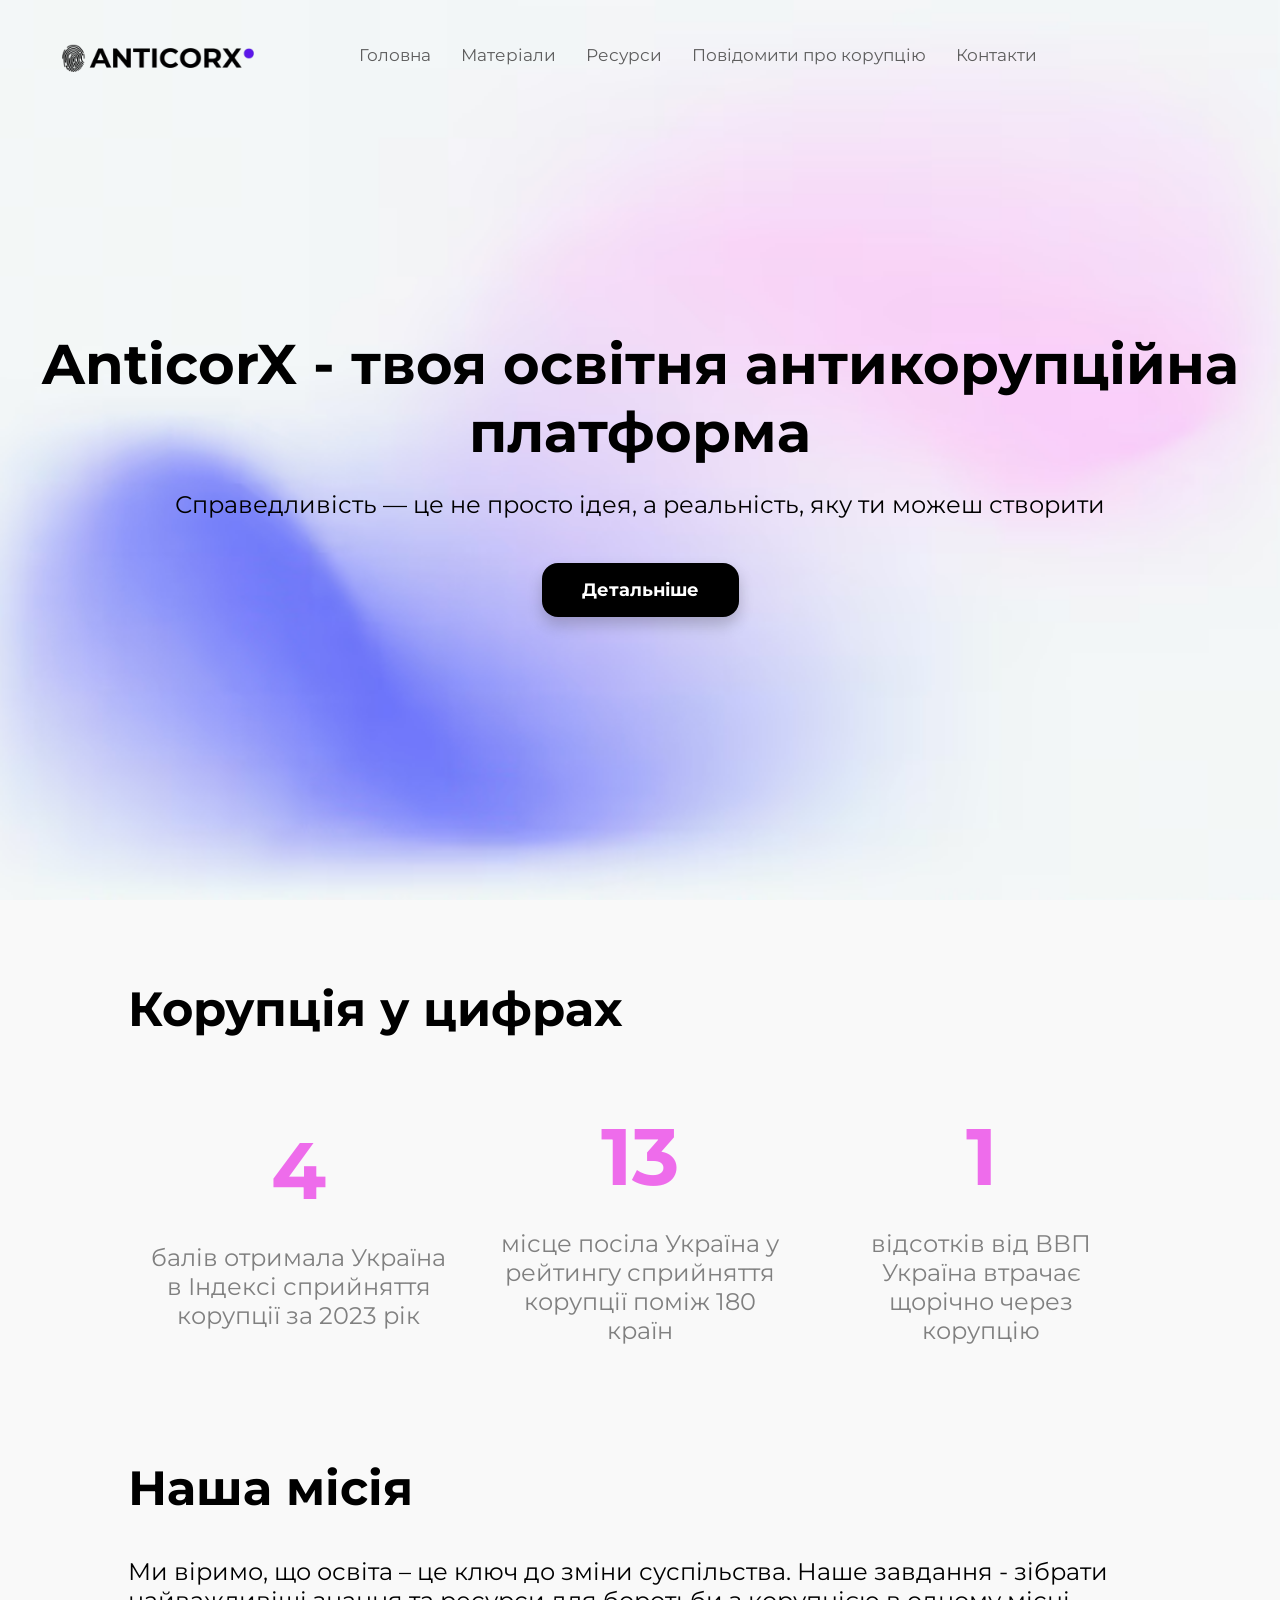
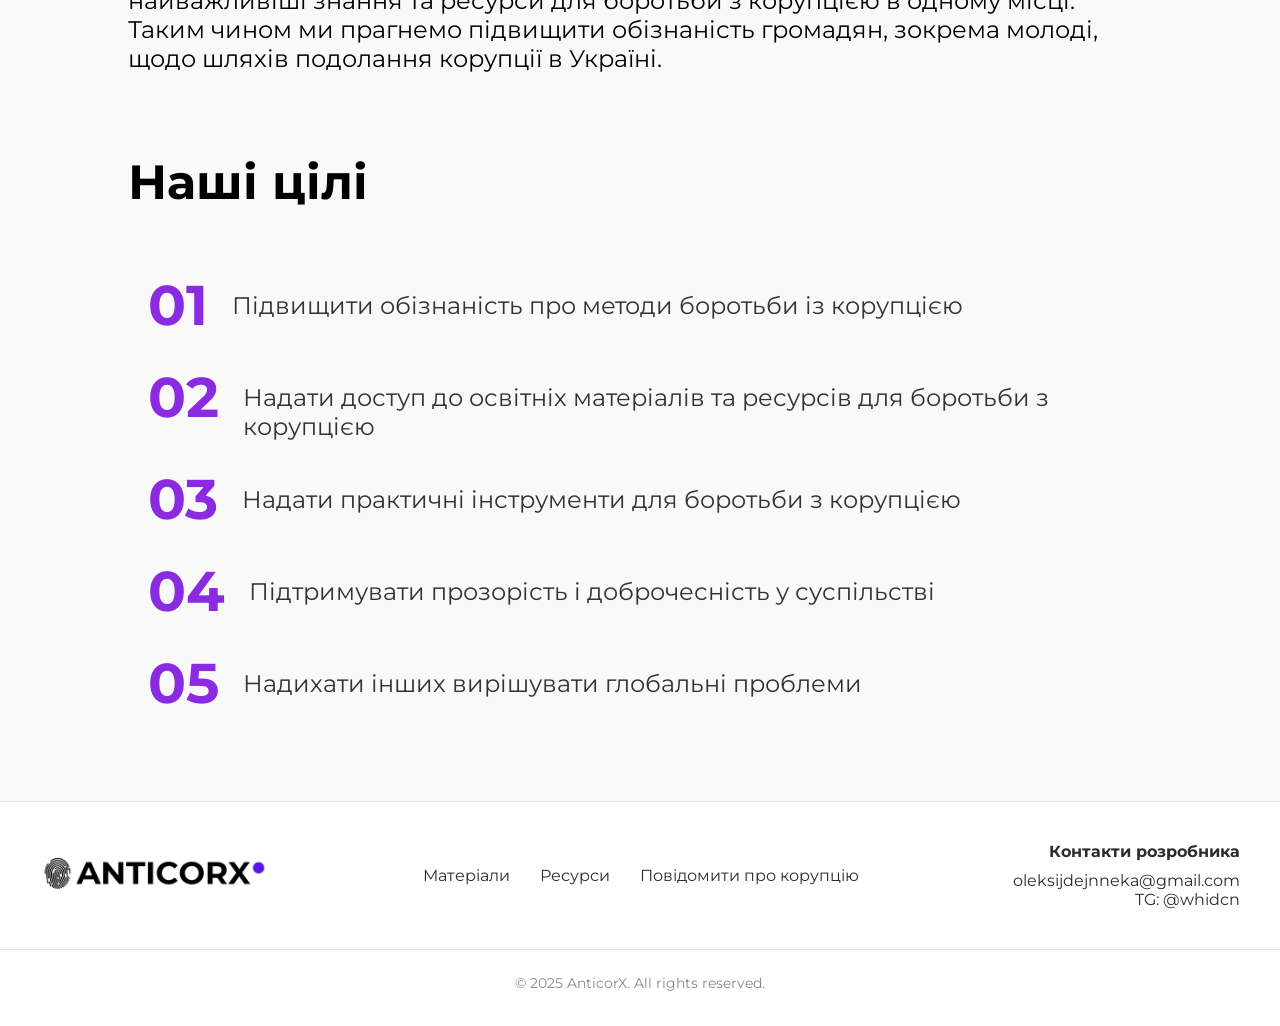
<file: index.html>
<!DOCTYPE html>
<html lang="uk">

<head>
    <meta charset="UTF-8">
    <meta name="viewport" content="width=device-width, initial-scale=1.0">
    <meta name="google-site-verification" content="HL-OrUdhGPOJaLDS77k-rAVB5PgA0BLqKfHzfxQETfY" />
    <title>AnticorX</title>
    <link rel="stylesheet" href="https://fonts.googleapis.com/css2?family=Montserrat:wght@400;700&display=swap">
    <link rel="stylesheet" href="styles.css">
</head>

<body>
    <header>
        <div class="logo"><a href="index.html"><img src="images/logo.png" alt="AnticorX Logo" width="200px"></a></div>
        <nav>
            <ul>
                
                <li><a href="#" onclick="showMain()">Головна</a></li>
                <li><a href="#" onclick="showMaterials()">Матеріали</a></li>
                <li><a href="#" onclick="showResources()">Ресурси</a></li>
                <li><a href="#" onclick="showReport()">Повідомити про корупцію</a></li>
                <li><a href="#contacts-target" class = "contacts">Контакти</a></li>
            </ul>
        </nav>
        <div class="language-switch">
            <!-- <a href="#" class="lang-switch" data-lang="ua">UA</a> | <a href="#" class="lang-switch" data-lang="en">EN</a> -->
        </div>
    </header>
    <main>
        <div id = "main-content">
            <section class="hero">
                <h1 class="hero-title">AnticorX - твоя освітня антикорупційна платформа</h1>
                <p class="description">
                    Справедливість — це не просто ідея, а реальність, яку ти можеш створити
                </p>
                <a href="#target-element" class="btn"><b>Детальніше</b></a>
            </section>
            
            <section id="target-element" class="content">
                <h2>Корупція у цифрах</h2>
                <section class="corruption-stats">
                    <div class="stat">
                        <div id="lost-amount" class="number">0</div>
                        <p>балів отримала Україна в Індексі сприйняття корупції за 2023 рік</p>
                    </div>
                    <div class="stat">
                        <div id="corruption-rank" class="number">0</div>
                        <p>місце посіла Україна у рейтингу сприйняття корупції поміж 180 країн</p>
                    </div>
                    <div class="stat">
                        <div id="percent-gdp" class="number">0</div>
                        <p>відсотків від ВВП Україна втрачає щорічно через корупцію</p>
                    </div>
                </section>

                <h2>Наша місія</h2>
                <p class = "mission-text">Ми віримо, що освіта – це ключ до зміни суспільства. Наше завдання - зібрати найважливіші знання та ресурси для боротьби з корупцією
                    в одному місці. Таким чином ми прагнемо підвищити обізнаність громадян, зокрема молоді, щодо шляхів подолання корупції в Україні.
                </p>
                <h2>Наші цілі</h2>
                <section class="goals">
                    <ul class="goal-list">
                        <li><span class="goal-number">01</span> <span class="goal-text">Підвищити обізнаність про методи боротьби із корупцією </span></li>
                        <li><span class="goal-number">02</span> <span class="goal-text">Надати доступ до освітніх матеріалів та ресурсів для боротьби з корупцією </span></li>
                        <li><span class="goal-number">03</span> <span class="goal-text">Надати практичні інструменти для боротьби з корупцією </span></li>
                        <li><span class="goal-number">04</span> <span class="goal-text">Підтримувати прозорість і доброчесність у суспільстві </span></li>
                        <li><span class="goal-number">05</span> <span class="goal-text">Надихати інших вирішувати глобальні проблеми </span></li>
                    </ul>
                </section>
            </section>
        </div>

        <div id="materials-content" style="display: none;">
            <h2 class = "materials-heading">Матеріали <span class="title-feature"> 😽 </span> </h2>
            <ul class="materials-list">
                <li>
                    <a href="https://youtu.be/6Ed2f9e9Wv0" target="_blank" class="material-link">
                        <div class="material-item">
                            <div class = "icon-container">
                                <img src="images/maxresdefault.jpg" alt="Video Icon" class="material-icon">
                            </div>
                            <div class="material-text">
                                <span class = "material-type">Відео</span>
                                <div class="material-title">Масштабна корупція в Україні: як знищити зло?</div>
                                <div class="material-description">
                                    За роки незалежності Україна була аутсайдером серед країн світу в Індексі сприйняття корупції. Досягнув свого апогею за
                                    часів Януковича: Україна була на 152 місці серед 180 країн. Ми вважалися найкорумпованішою країною Європи. Цим фактом
                                    вміло користувався Кремль, який через це вішав ярлик “недієздатної держави” та ставив під сумнів і доцільність
                                    української незалежності.
                                    <br><br>
                                    Корупція робила мільярдерами та мільйонерами невелику групу людей і водночас перетворювала на жебраків решту населення.
                                    Ключовий поворот у боротьбі з корупцією в Україні відбувся у 2014 році. Зламало ситуацію активне громадянське
                                    суспільство після Революції Гідності.
                                    <br><br>
                                    Це відео розповідає, чи дійсно Україна не може вилізти з пастки корупції, чи відбулися бодай якісь зміни і що
                                    чекає українців у майбутньому - безвихідь або процвітання.
                                </div>
                            </div>
                        </div>
                    </a>
                </li>
                <li>
                    <a href="https://osvita.diia.gov.ua/courses/from-statement-to-sentence" target="_blank" class="material-link">
                        <div class="material-item">
                            <div class="icon-container">
                                <img src="images/photo_2024-11-14_21-40-44.jpg" alt="Video Icon" class="material-icon">
                            </div>
                            <div class="material-text">
                                <span class="material-type">Освітній серіал</span>
                                <div class="material-title">Від заяви до вироку</div>
                                <div class="material-description">
                                    Серіал складається з 5 серій. Перша має назву “Хто розслідує корупцію в Україні”.
                                    <br>
                                    Завдяки йому ви дізнаєтесь, які органи правопорядку розслідують кримінальні корупційні правопорушення, коли та до кого
                                    варто звертатися. А також на прикладі історії звичайного громадянина зрозумієте, як захиститися від корупції в органах
                                    влади.
                                    <br><br>
                                    На основі конкретної історії всі охочі дізнаються, як має відбуватися розслідування і покарання корупції, і яку роль у
                                    таких розслідуваннях відіграє Національне антикорупційне бюро.
                                    <br><br>
                                    З головним героєм серіалу глядач пройде всі етапи: від повідомлення про корупцію і до винесення вироку судом.
                                </div>
                            </div>
                        </div>
                    </a>
                </li>
                <li>
                    <a href="https://podcasts.nv.ua/podcast/478-sekrety-nabu.html" target="_blank" class="material-link">
                        <div class="material-item">
                            <div class="icon-container">
                                <img src="images/1.jpg" alt="Video Icon" class="material-icon">
                            </div>
                            <div class="material-text">
                                <span class="material-type">Подкаст</span>
                                <div class="material-title">Секрети НАБУ</div>
                                <div class="material-description">
                                    Детективи Національного антикорупційного бюро України (НАБУ) розповідають про свої найгучніші розслідування.
                                    <br><br>
                                    
                                    Кожен тиждень – нове розслідування.
                                    
                                    <br><br>
                                    Ведучий – Олексій Тарасов
                                </div>
                            </div>
                        </div>
                    </a>
                </li>
                <li>
                    <a href="https://www.pravda.com.ua/news/2024/01/30/7439496/" target="_blank" class="material-link">
                        <div class="material-item">
                            <div class="icon-container">
                                <img src="images/304a383-opera--------2024-01-30-111414-cpi_690x387.ti-ukraine_690x387.org_690x387.jpg" alt="Video Icon" class="material-icon">
                            </div>
                            <div class="material-text">
                                <span class="material-type">Стаття</span>
                                <div class="material-title">Індекс сприйняття корупції: Україна показала одну з кращих динамік у світі за рік   </div>
                                <div class="material-description">
                                    36 балів зі 100 можливих отримала Україна в Індексі сприйняття корупції за 2023 рік, і тепер наша країна посідає 104
                                    місце поміж 180 країн.
                                    <br><br>
                                    Зростання України на 3 бали – один із найкращих результатів за минулий рік у світі. Також Україна стала однією з 17
                                    країн в цьогорічному СРІ, що продемонстрували свій найкращий показник за увесь час.
                                    <br><br>
                                    З часів Революції Гідності і початком великого реформування за 10 років Україна додала загалом 11 балів
                                </div>
                            </div>
                        </div>
                    </a>
                </li>
                <li>
                    <!-- <a href="" target="_blank" class="material-link"> -->
                    <div class="material-item">
                        <div class="icon-container">
                            <img src="images/1590145.jpg" alt="Video Icon" class="material-icon">
                        </div>
                        <div class="material-text">
                            <span class="material-type">Фільм</span>
                            <div class="material-title">"Пральня" (The Laundromat, 2019)</div>
                            <div class="material-description">
                                Фільм про корупцію, у якому до рук журналістів потрапили документи, які містять інформацію про офшорні
                                рахунки безлічі нинішніх та колишніх світових
                                лідерів, високопосадовців та відомих людей зі світу мистецтва та спорту.
                            </div>
                        </div>
                    </div>
                    </a>
                </li>
                <li>
                    <a href="https://www.pravda.com.ua/news/2023/10/25/7425617/" target="_blank" class="material-link">
                        <div class="material-item">
                            <div class="icon-container">
                                <img src="images/53e0524-habar690.jpg"
                                    alt="Video Icon" class="material-icon">
                            </div>
                            <div class="material-text">
                                <span class="material-type">Стаття</span>
                                <div class="material-title">Більшість українців бачать позитивні зрушення у боротьбі з корупцією</div>
                                <div class="material-description">
                                    Більшість українців − 59% − вважають, що в Україні дійсно є спроби боротися з корупцією та позитивні зрушення. Водночас
                                    істотна частка респондентів обирали варіант відповіді, що останні справи є свідченням "безнадійної корумпованості
                                    України і позитивних змін немає" (34%)
                                </div>
                            </div>
                        </div>
                    </a>
                </li>   
                
                <li>
                    <a href="https://www.youtube.com/watch?v=Pv_CvkiItFQ" target="_blank" class="material-link">
                        <div class="material-item">
                            <div class="icon-container">
                                <img src="images/maxresdefault (3).jpg" alt="Video Icon" class="material-icon">
                            </div>
                            <div class="material-text">
                                <span class="material-type">Відео</span>
                                <div class="material-title">Приватизація без олігархів: як прозоро продати держвласність?</div>
                                <div class="material-description">
                                    Безпрецедентний успіх – перший онлайн-аукціон з великої приватизації відбувся 18 вересня. Вартість готелю «Україна»
                                    стартувала з 1,05 млрд грн. За лот змагалися три учасники. Переможець запропонував понад 2,5 млрд грн – у 2,4 рази
                                    більше стартової ціни.
                                    <br><br>
                                    Приватизація завжди супроводжувалася високими ризиками. Вона обіцяла оптимізувати державне майно і наповнити бюджет, але
                                    насправді стає ареною, де стикаються інтереси влади та бізнесу. Держава не повинна управляти підприємствами у тих
                                    сферах, де ринок здатен діяти ефективніше. Приватний власник зацікавлений у покращенні свого продукту, щоб конкурувати з
                                    іншими. Для інвесторів важливими є прозорі ринкові умови, зрозумілі правила та реальна можливість змагатися на рівних.
                                    Тому приватизація – це справжня перевірка готовності держави відійти в сторону, віддавши ринку право розподілу ресурсів,
                                    адже саме ринок, а не держава, є найкращим механізмом для цього.
                                    <br><br>
                                    Відео розповідає про нову еру приватизації, де завдяки сучасним технологіям, унікальним інноваційним рішенням, та прозорим
                                    процесам, було створено нові правила гри. Тож, як державні активи можуть стати доступними для кожного інвестора без
                                    корупції, закулісних схем та прихованих інтересів; чи можуть нові підходи до приватизації стимулювати економіку та
                                    створити можливості для залучення інвестицій?
                                </div>
                            </div>
                        </div>
                    </a>
                </li>
                <li>
                    <a href="https://antac.org.ua/news/konfiskovane-mezhyhir-ia-yanukovycha-ta-200-vyrokiv-iakymy-buly-pershi-5-rokiv-roboty-antykorsudu/" target="_blank" class="material-link">
                        <div class="material-item">
                            <div class="icon-container">
                                <img src="images/vaks3-960x720.jpg" alt="Video Icon" class="material-icon">
                            </div>
                            <div class="material-text">
                                <span class="material-type">Стаття</span>
                                <div class="material-title">Конфісковане Межигір’я Януковича та 200+ вироків: якими були перші 5 років роботи Антикорсуду</div>
                                <div class="material-description">
                                    У вересні Вищому антикорупційному суду виповнилось 5 років. ВАКС запрацював у 2019 році. 
                       
                                    До створення ВАКС за 4 роки (з 2016 по 2019) в справах НАБУ суди ухвалили всього 33 вироки, майже всі з яких були
                                    ухвалені на підставі угод про визнання фігурантами своєї вини, і лише 2 вироки – із реальним позбавленням волі. Як
                                    бачимо, за один рік роботи ВАКС ухвалює більше вироків у справах НАБУ, ніж інші суди за 4 роки.
                                </div>
                            </div>
                        </div>
                    </a>
                </li>
                <li>
                    <a href="https://www.youtube.com/watch?v=zDLecfjv47c"
                        target="_blank" class="material-link">
                        <div class="material-item">
                            <div class="icon-container">
                                <img src="images/maxresdefault (4).jpg" alt="Video Icon" class="material-icon">
                            </div>
                            <div class="material-text">
                                <span class="material-type">Відео</span>
                                <div class="material-title">Радянський корупційний спадок | (Анти)корупційні хроніки
                                </div>
                                <div class="material-description">
                                    Корупція в Радянському Союзі була! Саме з того періоду нам відомі такі слова як «блат» і «спекуляція». А боротьба з
                                    корупцією в Союзі часто ставила за мету викорінити незгодних і в цілому працювала на державу, а не на право. Наприклад,
                                    «протидія» розкраданню соціалістичної власності у вигляді сумнозвісного «закон про п’ять колосків» розпочала геноцид
                                    українців — Голодомор 1932-1933 років… До того ж корупція у СРСР породжувала справжні соціальні катаклізми, що зрештою
                                    призвело до його розпаду, а от корупція не зникла, адже передалась у спадок.
                                </div>
                            </div>
                        </div>
                    </a>
                </li>
                <li>
                    <a href="https://www.youtube.com/watch?v=FCQF1kgugWo" target="_blank" class="material-link">
                        <div class="material-item">
                            <div class="icon-container">
                                <img src="images/maxresdefault (5).jpg" alt="Video Icon" class="material-icon">
                            </div>
                            <div class="material-text">
                                <span class="material-type">Відео</span>
                                <div class="material-title">Тисяча замість розвитку. Чому масові виплати не рятують економіку?
                                </div>
                                <div class="material-description">
                                    Здавалося б — "безплатні" гроші це завжди добре. Але українці
                                    прохолодно зустріли цю ініціативу, і не дарма. Звідки взялися гроші на ці виплати? Коштом яких програм їх профінансують?
                                    Чому економісти застерігають про можливе прискорення інфляції? Відео розбирає попередні випадки масових виплат населенню —
                                    від "Юліної тисячі" до COVID-виплат у світі, та аналізує їх реальні наслідки для економіки. Чому популістські роздачі
                                    грошей ніколи не приводили до економічного дива, і які альтернативні шляхи використання цих коштів могли б дати кращий
                                    результат для розвитку України?
                                </div>
                            </div>
                        </div>
                    </a>
                </li>
            </ul>
        </div>

        <div id="resources-content" style="display: none;">
            <h2 class="materials-heading"> Ресурси <span class="title-feature"> 😼 </span></h2>
            <ul class="materials-list">
                <li>
                    <a href="https://antac.org.ua/" target="_blank" class="material-link">
                        <div class="material-item">
                            <div class="icon-container">
                                <img src="images/tspk.png" alt="Video Icon" class="material-icon">
                            </div>
                            <div class="material-text">
                                <!-- <span class="material-type">Відео</span> -->
                                <div class="material-title">Центр Протидії Корупції</div>
                                <div class="material-description">
                                    Центр протидії корупції (ЦПК) — українська громадська організація, створена у 2012 році українським громадським діячем,
                                    головою правління організації Віталієм Шабуніним та виконавчим директором ЦПК Дар'єю Каленюк. Організація фінансується
                                    завдяки підтримці міжнародних донорів.
                                    <br><br>
                                    Напрямки діяльності організації: розробка та адвокатування законопроєктів, ініціювання розгляду законів про Національне
                                    антикорупційне бюро України, контроль над держзакупівлями, виявлення та запобігання корупційних схем під час закупівлі
                                    ліків, контроль над держзакупівлями, створення відкритого держреєстру бенефіціарних власників юридичних осіб та
                                    відкриття доступу до реєстрів майна, запуск системи електронного декларування.
                                    
                                </div>
                            </div>
                        </div>
                    </a>
                </li>

                <li>
                    <a href="https://ti-ukraine.org/" target="_blank" class="material-link">
                        <div class="material-item">
                            <div class="icon-container">
                                <img src="images/images.jpg" alt="Video Icon" class="material-icon">
                            </div>
                            <div class="material-text">
                                <!-- <span class="material-type">Відео</span> -->
                                <div class="material-title">Transparency International Ukraine</div>
                                <div class="material-description">
                                    Transparency International – антикорупційна організація, яку 1993 року в Берліні заснував ексдиректор Світового банку
                                    Пітер Айґен. Зараз головою правління ТІ є Делія Феррейра Рубіо. Transparency International присутня більш ніж у 110
                                    країнах світу. Організація найбільш відома Індексом сприйняття корупції та Глобальним корупційним барометром.
                                    <br><br>
                                    За даними Звіту Global Go To Think Index Tank за 2017 рік, Transparency International була на 51-му місці зі 173 в
                                    рейтингу світових аналітичних центрів (think tanks). І на першому місці серед 65 світових аналітичних установ, що
                                    займаються темою Відкритого та належного урядування.

                
                                </div>
                            </div>
                        </div>
                    </a>
                </li>

                <li>
                    <a href="https://dejure.foundation/" target="_blank" class="material-link">
                        <div class="material-item">
                            <div class="icon-container">
                                <img src="images/Dejure-logo-trasparent-bgd-small.png" alt="Video Icon" class="material-icon">
                            </div>
                            <div class="material-text">
                                <!-- <span class="material-type">Відео</span> -->
                                <div class="material-title">DEJURE Foundation</div>
                                <div class="material-description">
                                    Фундація DEJURE — це аналітичний центр прямої дії, створений у 2016 році для сприяння розвитку правовладдя (верховенства
                                    права) та реформ у сфері правосуддя в Україні.
                                    <br><br>
                                    У назві організації — перші літери слів DEMOCRACY, JUSTICE, REFORMS, з яких складається поняття DE JURE, латиною —
                                    «згідно з правом». Це відображає нашу філософію: справжня демократія в Україні можлива тільки з дієвим правосуддям, шлях
                                    до якого лежить через структурні реформи.
                
                
                                </div>
                            </div>
                        </div>
                    </a>
                </li>

                <li>
                    <a href="https://prozorro.gov.ua/uk" target="_blank" class="material-link">
                        <div class="material-item">
                            <div class="icon-container">
                                <img src="images/images.png" alt="Video Icon" class="material-icon">
                            </div>
                            <div class="material-text">
                                <!-- <span class="material-type">Відео</span> -->
                                <div class="material-title">Prozorro</div>
                                <div class="material-description">
                                    Prozorro — електронна система публічних закупівель, де державні та
                                    комунальні замовники оголошують тендери на закупівлю товарів, робіт і послуг, а представники бізнесу змагаються на
                                    торгах за можливість стати постачальником держави.
                                    <br><br>
                                    З 1 квітня 2016 року система Prozorro є обов'язковою для центральних органів влади та монополістів, а з 1 серпня — для
                                    всіх інших державних замовників.
                
                
                                </div>
                            </div>
                        </div>
                    </a>
                </li>

                <li>
                    <a href="https://dozorro.org/" target="_blank" class="material-link">
                        <div class="material-item">
                            <div class="icon-container">
                                <img src="images/images (1).png" alt="Video Icon" class="material-icon">
                            </div>
                            <div class="material-text">
                                <!-- <span class="material-type">Відео</span> -->
                                <div class="material-title">DOZORRO</div>
                                <div class="material-description">
                                    Моніторинговий портал Dozorro – це платформа, де кожен учасник системи (постачальник, замовник, контролюючий орган,
                                    громадянин) може дати зворотній зв’язок державному замовнику чи постачальнику, обговорити та оцінити умови конкретної
                                    закупівлі, проаналізувати закупівлі окремого державного органу чи установи, підготувати та подати офіційне звернення до
                                    контролюючих органів та багато іншого.
                
                
                                </div>
                            </div>
                        </div>
                    </a>
                </li>

                <li>
                    <a href= "https://youcontrol.com.ua/" target="_blank" class="material-link">
                        <div class="material-item">
                            <div class="icon-container">
                                <img src="images/images (2).png" alt="Video Icon" class="material-icon">
                            </div>
                            <div class="material-text">
                                <!-- <span class="material-type">Відео</span> -->
                                <div class="material-title">YouControl</div>
                                <div class="material-description">
                                    YouControl — українська аналітична онлайн-система для бізнесової аналітики, конкурентної розвідки та перевірки
                                    контрагентів. Також однойменна українська ІТ-компанія, що розробила та розвиває цю систему та сервіси на основі
                                    відкритих даних.
                
                
                                </div>
                            </div>
                        </div>
                    </a>
                </li>

                <li>
                    <a href="https://opendatabot.ua/" target="_blank" class="material-link">
                        <div class="material-item">
                            <div class="icon-container">
                                <img src="images/vertical.png" alt="Video Icon" class="material-icon">
                            </div>
                            <div class="material-text">
                                <!-- <span class="material-type">Відео</span> -->
                                <div class="material-title">OpenDataBot</div>
                                <div class="material-description">
                                    Опендатабот — це українська компанія, що надає доступ до державних даних з основних публічних реєстрів
                                    для громадян та бізнесу.
                                    
                                    Для громадян доступні сервіси сповіщень про борги та суди, перевірка даних для захисту від шахраїв, перевірка транспорту
                                    та нерухомості.
                                    <br><br>

                                    На базі Опендатабот створюються різноманітні ІТ-сервіси, які дозволяють захистити компанії від рейдерських захоплень,
                                    контролювати контрагентів та турбуватися про співробітників. Дані платформи доступні через API в будь-яких CRM/ERP
                                    системах.
                
                
                                </div>
                            </div>
                        </div>
                    </a>
                </li>

                <li>
                    <a href="https://nazk.gov.ua/uk/" target="_blank" class="material-link">
                        <div class="material-item">
                            <div class="icon-container">
                                <img src="images/logo (1).png" alt="Video Icon" class="material-icon">
                            </div>
                            <div class="material-text">
                                <!-- <span class="material-type">Відео</span> -->
                                <div class="material-title">Національне агентство з питань запобігання корупції</div>
                                <div class="material-description">
                                    Національне агентство з питань запобігання корупції (НАЗК) — центральний орган виконавчої влади України зі спеціальним
                                    статусом, який забезпечує формування та реалізує державну антикорупційну політику.
                                    <br><br>
                                    Національне агентство з питань запобігання корупції має превентивну функцію, зокрема щодо перевірки декларацій державних
                                    службовців і стилю їх життя, розкриття будь-якої інформації з приводу фактів корупції чи зловживання посадою. Запуск
                                    роботи антикорупційного агентства було однією з вимог Європейського Союзу для безвізового режиму з Україною.
                
                                </div>
                            </div>
                        </div>
                    </a>
                </li>

                <li>
                    <a href="https://nabu.gov.ua/" target="_blank" class="material-link">
                        <div class="material-item">
                            <div class="icon-container">
                                <img src="images/nab_logo_ua.jpg" alt="Video Icon" class="material-icon">
                            </div>
                            <div class="material-text">
                                <!-- <span class="material-type">Відео</span> -->
                                <div class="material-title">Національне антикорупційне бюро України</div>
                                <div class="material-description">
                                    Націона́льне антикорупці́йне бюро́ Украї́ни (НАБУ) — центральний орган виконавчої влади із спеціальним статусом, на
                                    який покладається попередження, виявлення, припинення, розслідування та розкриття корупційних та інших кримінальних
                                    правопорушень, віднесених до його підслідності, а також запобігання вчиненню нових.
                                    <br><br>
                
                                </div>
                            </div>
                        </div>
                    </a>
                </li>

                <li>
                    <a href="https://clarity-project.info/" target="_blank" class="material-link">
                        <div class="material-item">
                            <div class="icon-container">
                                <img src="images/images (3).png" alt="Video Icon" class="material-icon">
                            </div>
                            <div class="material-text">
                                <!-- <span class="material-type">Відео</span> -->
                                <div class="material-title">Clarity Project</div>
                                <div class="material-description">
                                    Clarity Project - це одна з найбільших в Україні аналітичних платформ на базі відкритих даних, якою щомісяця
                                    користується біля 600 тисяч відвідувачів.
                
                
                                </div>
                            </div>
                        </div>
                    </a>
                </li>

            </ul>
        </div>

        
            <div id="report-content" style = "display: none;">
                <section id="target-element" class="content">
                    <br></br>
                    <h2>🛡️ Зупини корупцію</h2>
                    <p class = "report-content">
                        
                        Якщо ти став свідком корупції або маєш докази зловживань — не мовчи.
                        Твій голос може змінити систему. AnticorX допомагає зробити це безпечно, грамотно й ефективно.
                    </p>
                    <h2>🔍 Як повідомити</h2>
                    <p class="report-content">
                        
                        1. Підготуй короткий опис події: хто, що, коли, де і як сталося.
                        <br><br>
                        
                        2. Додай докази, якщо маєш — фото, документи, переписку чи відео.
                        
                        <br><br>
                        3. Вибери, як подати повідомлення:
                        <br><br>
                        Анонімно через офіційний портал НАЗК: <br>
                        👉 <a href = "https://whistleblowers.nazk.gov.ua/#/" target="_blank"> Єдиний портал повідомлень викривачів (НАЗК)</a>
                        <br><br>
                        До Національного антикорупційного бюро (НАБУ): <br>
                        👉 <a href="https://nabu.gov.ua/activity/nayposhyrenishi-zapytannya/povidomlennia-pro-kriminalni-pravoporushennia-abo-neobgruntovani-aktivi/" target="_blank">Форма повідомлення на сайті НАБУ </a>
                        <br><br>
                        Або надішли електронного листа до НАЗК: <br>
                        📧 anticor_reports@nazk.gov.ua
                    </p>
                    <h2>⚙️ Як захистити себе</h2>
                    <p class="report-content">
                    
                        Ти маєш право на анонімність — офіційні органи зобов’язані не розголошувати твої дані.

                        <br><br>
                    
                        Якщо ти викривач, держава гарантує захист від переслідування (згідно із Законом України «Про запобігання корупції»).

                    
                        <br><br>
                        Не надсилай фото чи документи, що містять твої особисті дані, якщо хочеш залишитися анонімним.
                        <br><br>
                        Можеш видалити метадані з фото перед надсиланням (EXIF-дані).
                    </p>
                    <h2>🧩 Поради для ефективного повідомлення</h2>
                    <p class="report-content">
                    
                        Будь конкретним і стислим: тільки факти, без емоцій.

                        <br><br>
                    
                        Якщо маєш документи — вкажи джерело (наприклад: «копія наказу №_ від _»).
                    
                        <br><br>
                        Збережи копії доказів у себе.
                        <br><br>
                        Не повідомляй неправдиву інформацію — це може мати правові наслідки.
                    </p>
                    <h2>❓ Часті запитання</h2>
                    <p class="report-content">
                    
                        Чи можу я залишитися анонімним? <br>
                        Так. Ти можеш подати повідомлення без вказівки імені чи контактів.
                        <br><br>
                    Чи нададуть мені статус викривача? <br>
                    Так, якщо ти розкрив інформацію про корупційне правопорушення і готовий ідентифікувати себе. Детальніше на сайті НАЗК.

                    
                        <br><br>
                        Скільки часу розглядають повідомлення?<br>
                        Зазвичай попередній розгляд займає до 10 днів, але офіційні органи можуть продовжити перевірку при необхідності.
                    </p>
                    <h2>⚖️ Відмова від відповідальності</h2>
                    <p class="report-content">
                    
                        AnticorX — незалежна просвітницька платформа.
                        Ми не є державним органом і не здійснюємо офіційних розслідувань.
                        Ми допомагаємо громадянам правильно та безпечно підготувати повідомлення і звернутися до компетентних органів.
                     </p>
                 </section>
            </div>
        

    </main>
    

    <footer>
        <div id = "contacts-target" class="footer-content">
            <div class="footer-logo">
                <a href="index.html"><img src="images/logo.png" alt="AnticorX Logo"></a>
            </div>
            <div class="footer-links">
                <ul>
                    <li><a href="#" onclick="showMaterials()">Матеріали</a></li>
                    <li><a href="#" onclick="showResources()">Ресурси</a></li>
                    <li><a href="#" onclick="showReport()">Повідомити про корупцію</a></li>
                </ul>
            </div>
            <div class="footer-contact">
                <p>Контакти розробника</p>
                <a href="mailto:oleksijdejnneka@gmail.com">oleksijdejnneka@gmail.com</a>
                <br>
                 TG: <a href="https://t.me/whidcn">@whidcn </a>
            </div>
        </div>
        <div class="footer-bottom">
            <p>&copy; 2025 AnticorX. All rights reserved.</p>
        </div>
    </footer>


    <script src="script.js"></script>
</body>

</html>
</file>
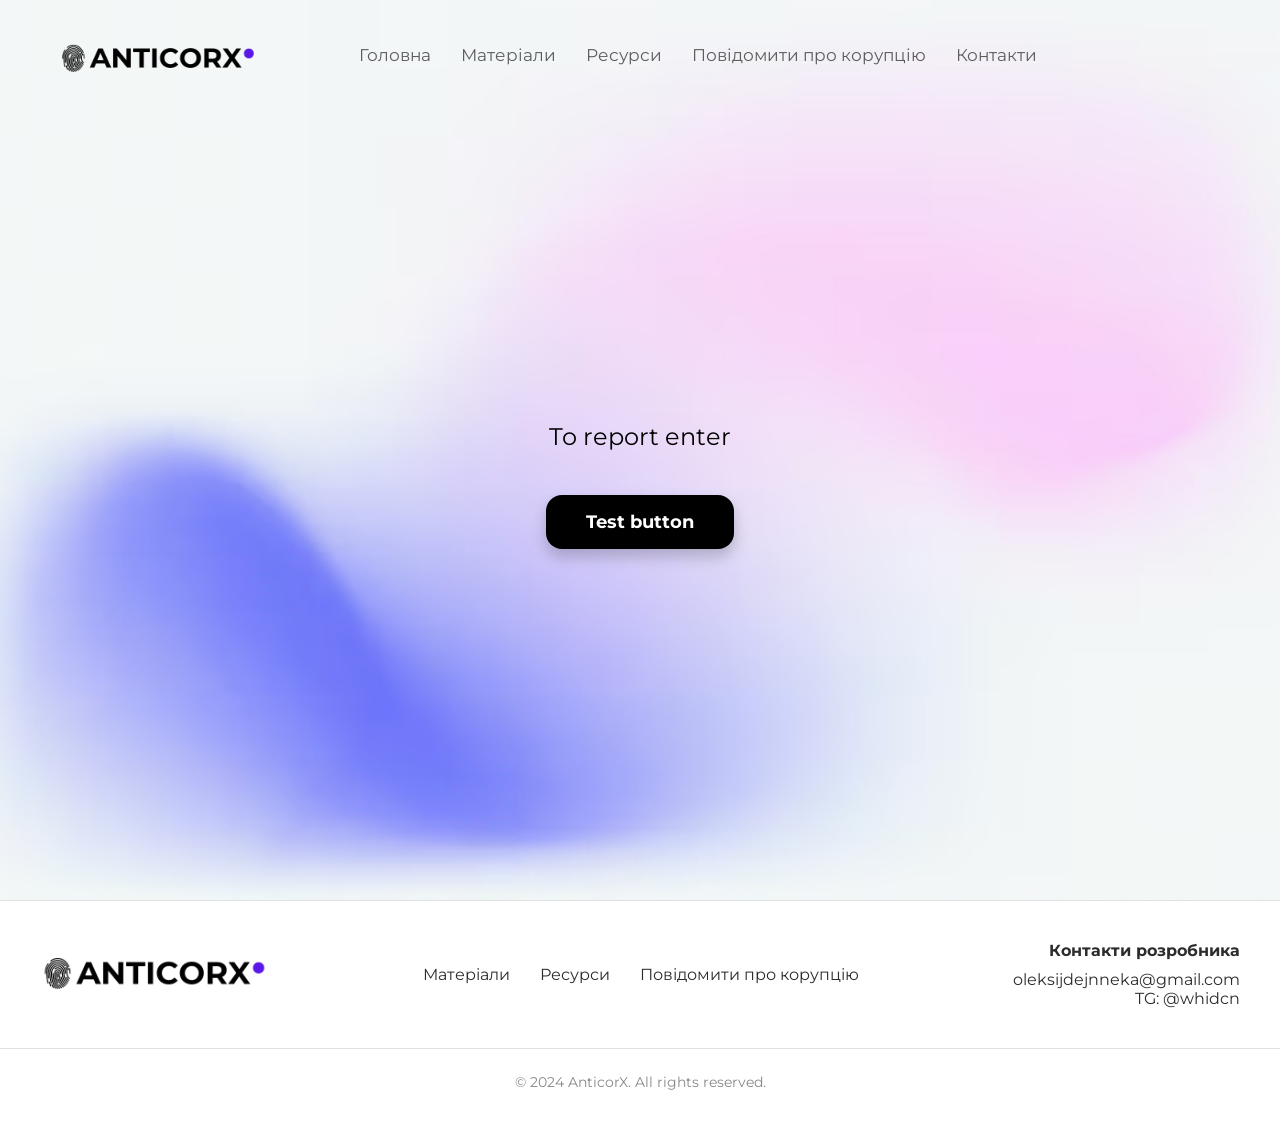
<file: report.html>
<!DOCTYPE html>
<html lang="uk">

<head>
    <meta charset="UTF-8">
    <meta name="viewport" content="width=device-width, initial-scale=1.0">
    <title>AnticorX</title>
    <link rel="stylesheet" href="https://fonts.googleapis.com/css2?family=Montserrat:wght@400;700&display=swap">
    <link rel="stylesheet" href="styles.css">
</head>
<body>
    <header>
        <div class="logo"><a href="index.html"><img src="images/logo.png" alt="AnticorX Logo" width="200px"></a></div>
        <nav>
            <ul>
    
                <li><a href="index.html">Головна</a></li>
                <li><a href="#">Матеріали</a></li>
                <li><a href="#">Ресурси</a></li>
                <li><a href="report.html">Повідомити про корупцію</a></li>
                <li><a href="#contacts-target" class="contacts">Контакти</a></li>
            </ul>
        </nav>
        <div class="language-switch">
            <!-- <a href="#" class="lang-switch" data-lang="ua">UA</a> | <a href="#" class="lang-switch" data-lang="en">EN</a> -->
        </div>
    </header>
    
    <main>
        <div id="report-content" style: "display: none;">
            <section class="hero">
                <h1 class="hero-title"></h1>
                <p class="description">
                    To report enter
                </p>
                <a href="#target-element" class="btn"><b>Test button</b></a>
            </section>
        </div>
        
    </main>



    <footer>
        <div id="contacts-target" class="footer-content">
            <div class="footer-logo">
                <a href="index.html"><img src="images/logo.png" alt="AnticorX Logo"></a>
            </div>
            <div class="footer-links">
                <ul>
                    <li><a href="#" onclick="showMaterials()">Матеріали</a></li>
                    <li><a href="#" onclick="showResources()">Ресурси</a></li>
                    <li><a href="#" onclick="showReport()">Повідомити про корупцію</a></li>
                </ul>
            </div>
            <div class="footer-contact">
                <p>Контакти розробника</p>
                <a href="mailto:oleksijdejnneka@gmail.com">oleksijdejnneka@gmail.com</a>
                <br>
                TG: <a href="https://t.me/whidcn">@whidcn </a>
            </div>
        </div>
        <div class="footer-bottom">
            <p>&copy; 2024 AnticorX. All rights reserved.</p>
        </div>
    </footer>



    <script>
        // Header scroll animation
        document.addEventListener('scroll', function () {
            const header = document.querySelector('header');
            if (window.scrollY > 0) {
                header.classList.add('scrolled');
            } else {
                header.classList.remove('scrolled');
            }
        });

        // Кнопка Детальніше
        document.querySelector('.btn').addEventListener('click', function (e) {
            e.preventDefault();
            const targetElement = document.querySelector(this.getAttribute('href'));
            const offset = 110; // Відступ від верху

            window.scrollTo({
                top: targetElement.offsetTop - offset,
                behavior: 'smooth'
            });
        });

        // Кнопка контакти
        document.querySelector('.contacts').addEventListener('click', function (e) {
            e.preventDefault();
            const targetElement = document.querySelector(this.getAttribute('href'));
            const offset = 110; // Відступ від верху

            window.scrollTo({
                top: targetElement.offsetTop - offset,
                behavior: 'smooth'
            });
        });

        // Функція для анімації підрахунку цифр
        function animateValue(id, start, end, duration) {
            let startTimestamp = null;
            const step = (timestamp) => {
                if (!startTimestamp) startTimestamp = timestamp;
                const progress = Math.min((timestamp - startTimestamp) / duration, 1);
                document.getElementById(id).innerText = Math.floor(progress * (end - start) + start);
                if (progress < 1) {
                    window.requestAnimationFrame(step);
                }
            };
            window.requestAnimationFrame(step);
        }

        // Функція для запуску анімації при потраплянні в зону видимості
        function onIntersection(entries, observer) {
            entries.forEach(entry => {
                if (entry.isIntersecting) {
                    animateValue("lost-amount", 0, 36, 2000);  // 5 мільярдів
                    animateValue("corruption-rank", 0, 104, 2000);  // 122 місце
                    animateValue("percent-gdp", 0, 10, 2000);  // 10% ВВП
                    observer.disconnect();  // Вимикаємо спостерігач після виконання
                }
            });
        }

        // Налаштування Intersection Observer
        document.addEventListener('DOMContentLoaded', function () {
            const observer = new IntersectionObserver(onIntersection, {
                threshold: 0.5  // Запускати анімацію, коли 50% секції видно
            });

            // Початок спостереження за секцією з цифрами
            const statsSection = document.querySelector('.corruption-stats');
            observer.observe(statsSection);
        });

        // Mission animation
        document.addEventListener('DOMContentLoaded', function () {
            const missionText = document.querySelector('.mission-text');

            function handleScroll() {
                const rect = missionText.getBoundingClientRect();
                if (rect.top < window.innerHeight && rect.bottom >= 0) {
                    missionText.classList.add('in-view');
                }
            }

            window.addEventListener('scroll', handleScroll);
            handleScroll(); // To check initial position
        });

        // Goals animation
        document.addEventListener('DOMContentLoaded', function () {
            const goalItems = document.querySelectorAll('.goal-list li');

            function handleScroll() {
                goalItems.forEach((item) => {
                    const rect = item.getBoundingClientRect();
                    if (rect.top < window.innerHeight && rect.bottom >= 0) {
                        item.classList.add('in-view');
                    }
                });
            }

            window.addEventListener('scroll', handleScroll);
            handleScroll(); // To check initial position
        });


    </script>
</body>
</file>
<file: styles.css>
body {
    font-family: 'Montserrat', Arial, sans-serif;
    margin: 0;
    padding: 0;
    /* background: linear-gradient(180deg, #ee6ceb, #3cacdc); */
    /* background-image: url('gr.png'); */
    /* background-size: 400% 400%;
    animation: gradient 100s ease infinite;
    height: 100vh; */
    background-size: cover;
    background-position: bottom 10px right 20px;
    background-repeat: no-repeat;
}

header,
nav,
.hero,
.content,
.btn {
    font-family: 'Montserrat', Arial, sans-serif;
}

@keyframes gradient {
    0% {
        background-position: 0% 50%;
    }

    50% {
        background-position: 100% 50%;
    }

    100% {
        background-position: 0% 50%;
    }
}

header {
    position: fixed;
    width: 100%;
    top: 0;
    left: 0;
    background-color: transparent;
    display: flex;
    justify-content: space-between;
    align-items: center;
    padding: 10px 20px;
    transition: background-color 0.3s ease, top 0.3s ease, box-shadow 0.3s ease;
    height: 6rem;
    padding: .6rem .6rem .6rem 2.4rem;
    border-radius: 0;
    box-shadow: none;
    z-index: 1000;
}

header.scrolled {
    background-color: white;
    top: 35px;
    border-radius: 30px;
    box-shadow: 0 55rem 22rem #00000003, 0 31rem 19rem #0000000d, 0 14rem 14rem #00000017, 0 0rem 7.5rem #0000001a, 0 0 #0000001a;
    margin-left: 35px;
    height: 10%;
    width: 92%;
    .language-switch {
        margin-right: 1.5%;
    }
    .logo {
        margin-left: 0;
        
    }
    nav ul li a { 
        color: black;
    }
    .language-switch a { 
        color: black;
    }
    nav ul li a::before { 
        background-color: black;
    }    
}

.logo {
    margin-left: 20px;
    margin-top: 5px;
    /* width: 75px; */
}



nav {
    flex-grow: 1;
    text-align: center;
    padding-right: 90px;
}

nav ul {
    list-style: none;
    display: flex;
    justify-content: center;
    margin: 0;
    padding: 0;
}

nav ul li {
    margin: 0 15px;
    position: relative;
}

nav ul li a {
    text-decoration: none;
    color: rgb(93, 93, 93);
    /* color: black; */
    font-size: 17px;
    position: relative;
    display: inline-block;
    padding-bottom: 5px;
}

nav ul li a::before {
    content: '';
    position: absolute;
    left: 0;
    bottom: 0;
    width: 100%;
    height: 2px;
    background-color: rgb(93, 93, 93);
    transform: scaleX(0);
    transform-origin: bottom right;
    transition: transform 0.3s ease;
}

nav ul li a:hover::before {
    transform: scaleX(1);
    transform-origin: bottom left;
}

.language-switch {
    font-size: 18px;
    margin-right: 90px;
}

.language-switch a {
    text-decoration: none;
    color: gray;
    margin: 0 5px;
}

.hero {
    display: flex;
    flex-direction: column;
    justify-content: center;
    align-items: center;
    height: 100vh;
    background-image: url('images/gr.png');
    background-size: cover;
    background-position: top;
    background-repeat: no-repeat;
    color: black;
    text-align: center;
}

.hero h1 {
    font-size: 56px;
    margin-bottom: 24px;
}


.hero.lang-en {
    display: none;
}

.hero.lang-ua {
    display: flex;
}

.description {
    font-size: 24px;
    margin-top: 0;
    margin-bottom: 44px;
}

.btn {
    padding: 16px 40px;
    font-size: 18px;
    color: white;
    background-color: black;
    text-decoration: none;
    border-radius: 16px;
    transition: background-color 0.3s ease, transform 0.3s ease, box-shadow 0.3s ease;
    position: relative;
    box-shadow: 0 8px 15px rgba(0, 0, 0, 0.2);
}

.btn:hover {
    background-color: white;
    color: black;
    transform: translateY(-5px);
    box-shadow: 0 16px 30px rgba(0, 0, 0, 0.2);
}

.content {
    padding-left: 10%;
    padding-right: 10%;
    padding-top: 40px;
    padding-bottom: 40px;
    background-color: #f9f9f9;
}

.content h2 {
    font-size: 48px;
    margin-bottom: 40px;
}

.content p {
    font-size: 24px;
    padding-bottom: 40px;
}

.corruption-stats {
    display: flex;
    justify-content: space-around;
    align-items: center;
    text-align: center;
    margin: 50px 0;
}

.stat {
    flex: 1;
    margin: 20px;
    margin-bottom: 0;
    font-size: 16px;
    color: grey;
}

.number {
    font-size: 80px;
    color: #ee6ceb;
    margin-bottom: 10px;
    font-weight: bold;
}

/* Mission */
.mission-text {
    opacity: 0;
    filter: blur(10px);
    transition: opacity 0.6s ease, filter 0.6s ease;
}

.mission-text.in-view {
    opacity: 1;
    filter: blur(0);
}

/* Goals */
.goals {
    padding: 20px;
}

.goals h2 {
    font-size: 20px;
    color: #000;
}

.goal-list {
    list-style: none;
    padding: 0;
    margin: 0;
}

.goal-list li {
    display: flex;
    align-items: flex-start;
    font-size: 24px;
    color: #333;
    margin-bottom: 24px;
    opacity: 0;
    transform: translateY(50px);
    transition: opacity 0.6s ease, transform 0.6s ease;
}

.goal-number {
    font-weight: bold;
    font-size: 56px;
    color: blueviolet;
    margin-right: 24px;
    margin-bottom: 0px;
}

.goal-text {
    flex-grow: 1;
    margin-top: 20px;
}

.goal-list li.in-view {
    opacity: 1;
    transform: translateY(0);
}

/* Footer */
footer {
    background-color: #ffffff;
    color: #2c2c2c;
    padding: 20px 0;
    text-align: center;
    border-top: 1px solid #e0e0e0;
}

.footer-content {
    display: flex;
    justify-content: space-between;
    align-items: center;
    flex-wrap: wrap;
    padding: 20px 40px;
    max-width: 1200px;
    margin: 0 auto;
}

.footer-logo img {
    max-height: 32px;
}

.footer-links ul {
    list-style: none;
    padding: 0;
    margin: 0;
    display: flex;
    justify-content: center;
    gap: 30px;
}

.footer-links ul li {
    margin: 0;
}

.footer-links ul li a {
    color: #2c2c2c;
    text-decoration: none;
    transition: color 0.3s ease;
}

.footer-links ul li a:hover {
    color: #ee6ceb;
}

.footer-contact {
    text-align: right;
}

.footer-contact p {
    margin: 0 0 10px;
    font-weight: bold;
}

.footer-contact a {
    color: #2c2c2c;
    text-decoration: none;
    transition: color 0.3s ease;
}

.footer-contact a:hover {
    color: #ee6ceb;
}

.footer-bottom {
    border-top: 1px solid #e0e0e0;
    padding-top: 10px;
    margin-top: 20px;
    font-size: 14px;
    color: #888888;
}

.materials-content {
    margin-top: 200%;
    padding-left: 10%;
     padding-right: 10%;
    padding-bottom: 40px;
        background-color: #f9f9f9;
        
}

.materials-heading {
    font-size: 48px;
    margin-top: 120px;
    padding-left: 10%;
    padding-right: 10%;
    padding-bottom: 16px;
    text-align: center;
}

.materials-list {
    list-style: none;
    padding: 0;
    padding-left: 10%;
    padding-right: 10%;
}

.material-link {
    text-decoration: none;
    color: inherit;
}

.material-item {
    display: flex;
    align-items: center;
    padding: 30px 25px;
    border: 1px solid #e0e0e0;
    border-radius: 15px;
    margin-bottom: 20px;
    background-color: #fff;
    transition: box-shadow 0.3s ease, transform 0.3s ease;
    /* height: 200px; */
    /* overflow-y: auto; */
    height: 248px;

    /* Increase height */
}

.material-item:hover {
    box-shadow: 0px 6px 12px rgba(0, 0, 0, 0.1);
    transform: translateY(-4px);
}

.material-icon {
    /* width: 332px; */
    height: 200px;
    width: auto;
    margin-right: 20px;
    border-radius: 15px; /* Округляє краї фото */
    object-fit: cover;
    overflow: hidden;
}

.material-text {
    display: flex;
    flex-direction: column;
    justify-content: center;
    padding-left: 16px;
    max-height: 248px;
}


.material-type {
    font-size: 16px;
    color: #555;
        margin-bottom: 10px;
}

.material-title {
    font-size: 22px;
    font-weight: bold;
    color: #0073e6;
    margin-bottom: 10px;
}

.material-description {
    font-size: 17px;
    overflow-y: auto;
    line-height: 1.6;
    padding-right: 1px;
    /* Increase line spacing */
    
}

.material-description::-webkit-scrollbar {
    width: 8px;
    background-color: #f5f5f5;
    /* Колір фону прокрутки */
    border-radius: 10px;
}

.material-description::-webkit-scrollbar-thumb {
    background-color: #c0c0c0;
    /* Колір смуги прокрутки */
    border-radius: 10px;
}

.material-description::-webkit-scrollbar-thumb:hover {
    background-color: #909090;
    /* Колір смуги при наведенні */
}

.title-feature {
    font-size: 32px;
}
</file>
